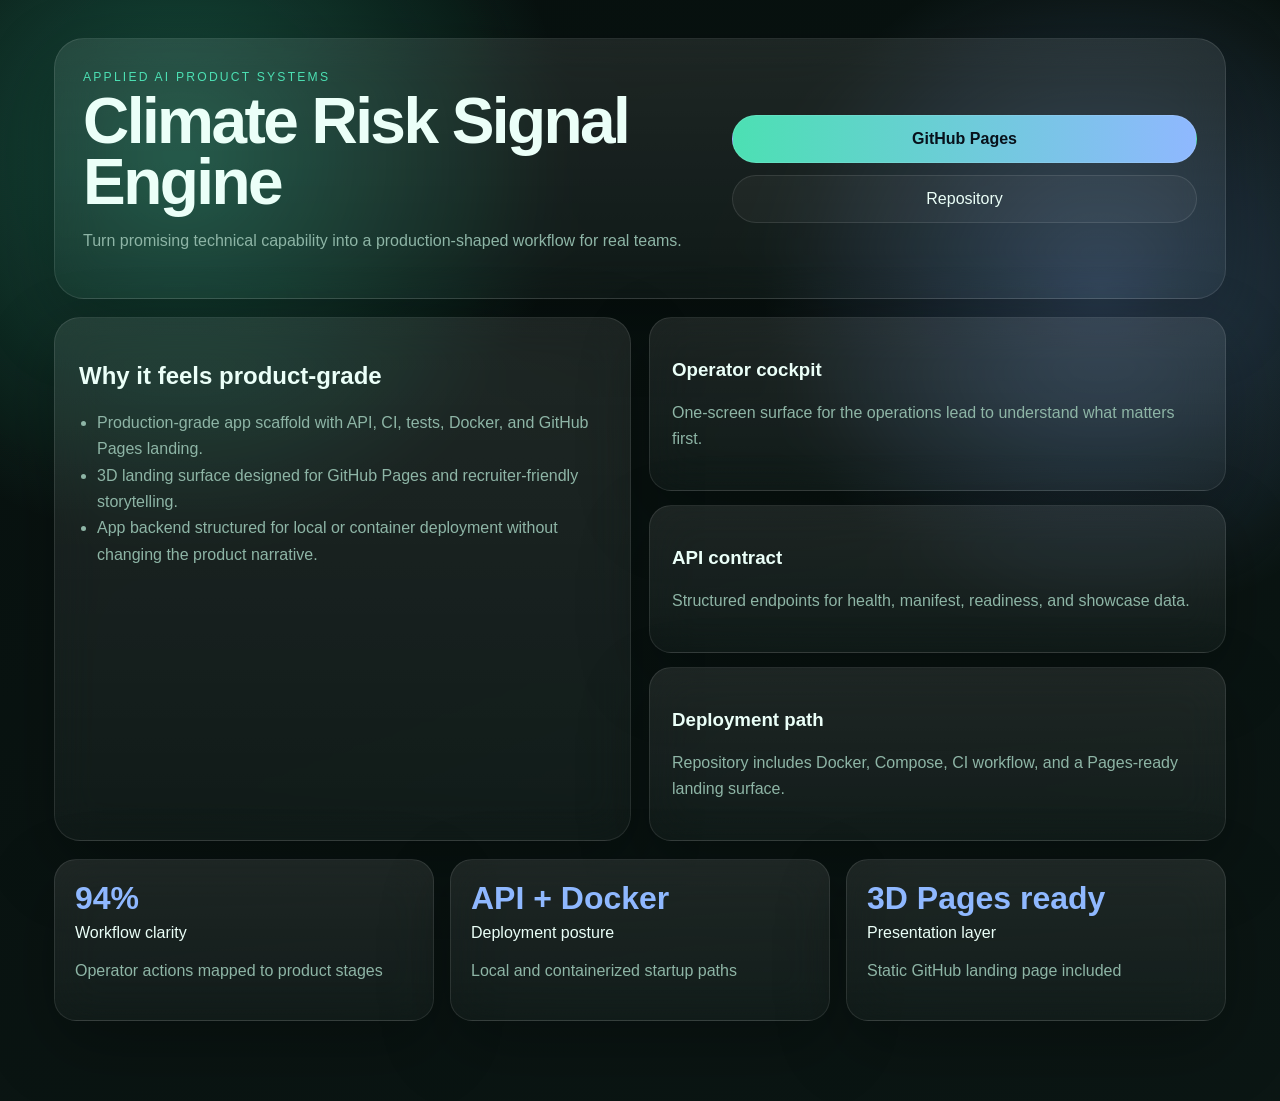
<file: docs/index.html>
<!DOCTYPE html>
<html lang="en">
<head>
  <meta charset="UTF-8" />
  <meta name="viewport" content="width=device-width, initial-scale=1.0" />
  <title>Climate Risk Signal Engine Landing</title>
  <link rel="stylesheet" href="landing.css" />
</head>
<body>
  <div class="scene" id="scene">
    <div class="backdrop"></div>
    <main class="deck">
      <section class="hero-card glass">
        <div>
          <span class="eyebrow">Applied AI product systems</span>
          <h1>Climate Risk Signal Engine</h1>
          <p>Turn promising technical capability into a production-shaped workflow for real teams.</p>
        </div>
        <nav class="cta-stack">
          <a class="cta primary" href="https://r-behera.github.io/climate-risk-signal-engine/">GitHub Pages</a>
          <a class="cta" href="https://github.com/R-behera/climate-risk-signal-engine">Repository</a>
        </nav>
      </section>
      <section class="orbit-grid">
        <div class="glass panel large">
          <h2>Why it feels product-grade</h2>
          <ul><li>Production-grade app scaffold with API, CI, tests, Docker, and GitHub Pages landing.</li><li>3D landing surface designed for GitHub Pages and recruiter-friendly storytelling.</li><li>App backend structured for local or container deployment without changing the product narrative.</li></ul>
        </div>
        <div id="cards" class="card-stack"></div>
      </section>
      <section class="metrics-row" id="metrics"></section>
    </main>
  </div>
  <script>window.PROJECT_MANIFEST = {"slug": "climate-risk-signal-engine", "title": "Climate Risk Signal Engine", "summary": "![Demo Screenshot](demo/screenshot.png)", "domain": "Applied AI product systems", "audience": "operations lead", "promise": "Turn promising technical capability into a production-shaped workflow for real teams.", "hero": ["Production-grade app scaffold with API, CI, tests, Docker, and GitHub Pages landing.", "3D landing surface designed for GitHub Pages and recruiter-friendly storytelling.", "App backend structured for local or container deployment without changing the product narrative."], "kpis": [{"label": "Workflow clarity", "value": "94%", "note": "Operator actions mapped to product stages"}, {"label": "Deployment posture", "value": "API + Docker", "note": "Local and containerized startup paths"}, {"label": "Presentation layer", "value": "3D Pages ready", "note": "Static GitHub landing page included"}], "stages": ["ingest", "validate", "analyze", "decide", "monitor"], "cards": [{"title": "Operator cockpit", "body": "One-screen surface for the operations lead to understand what matters first."}, {"title": "API contract", "body": "Structured endpoints for health, manifest, readiness, and showcase data."}, {"title": "Deployment path", "body": "Repository includes Docker, Compose, CI workflow, and a Pages-ready landing surface."}], "scene": "signal-wave", "theme": {"bg": "#08100e", "surface": "#101d1a", "ink": "#ebfff8", "muted": "#8eb5a6", "accent": "#4ce0b3", "accent2": "#8fb8ff"}, "pages_url": "https://r-behera.github.io/climate-risk-signal-engine/", "api_examples": {"health": {"status": "ok", "project": "climate-risk-signal-engine"}, "readiness": {"api": "ready", "landing_page": "docs/index.html", "container": "Dockerfile present"}, "signals": [{"name": "Decision coverage", "status": "strong", "detail": "App and landing narrative aligned"}, {"name": "Operator context", "status": "strong", "detail": "Primary user anchored as operations lead"}, {"name": "Delivery path", "status": "ready", "detail": "Pages + containerized app scaffold generated"}]}};</script>
  <script src="landing.js"></script>
</body>
</html>
</file>
<file: docs/landing.css>
:root{--bg:#08100e;--surface:#101d1a;--ink:#ebfff8;--muted:#8eb5a6;--accent:#4ce0b3;--accent2:#8fb8ff;--rx:0deg;--ry:0deg;}*{box-sizing:border-box}html,body{margin:0;min-height:100%;font-family:Inter,Segoe UI,sans-serif;background:var(--bg);color:var(--ink)}.scene{min-height:100vh;overflow:hidden;position:relative;transform-style:preserve-3d;perspective:1600px}.backdrop{position:absolute;inset:-10%;background:radial-gradient(circle at 20% 20%,color-mix(in srgb,var(--accent) 30%, transparent),transparent 24%),radial-gradient(circle at 80% 30%,color-mix(in srgb,var(--accent2) 28%, transparent),transparent 22%),linear-gradient(160deg,var(--bg),color-mix(in srgb,var(--surface) 78%, black));filter:saturate(1.15)}.deck{position:relative;z-index:2;max-width:1220px;margin:0 auto;padding:38px 24px 80px;transform:rotateX(var(--rx)) rotateY(var(--ry));transition:transform .12s ease-out}.glass{background:linear-gradient(180deg,rgba(255,255,255,.09),rgba(255,255,255,.03));border:1px solid rgba(255,255,255,.1);backdrop-filter:blur(22px);box-shadow:0 24px 70px rgba(0,0,0,.28)}.hero-card{display:grid;grid-template-columns:1.15fr .85fr;gap:20px;padding:28px;border-radius:30px;margin-bottom:18px}.eyebrow{letter-spacing:.18em;text-transform:uppercase;font-size:.76rem;color:var(--accent)}h1{font-size:clamp(2.4rem,5vw,4.8rem);line-height:.94;margin:.4rem 0 1rem;letter-spacing:-.04em}p,li{color:var(--muted);line-height:1.65}.cta-stack{display:flex;flex-direction:column;justify-content:center;gap:12px}.cta{display:inline-flex;justify-content:center;padding:14px 18px;border-radius:999px;text-decoration:none;color:var(--ink);border:1px solid rgba(255,255,255,.1);background:rgba(255,255,255,.04)}.primary{background:linear-gradient(90deg,var(--accent),var(--accent2));color:#07111b;font-weight:700}.orbit-grid{display:grid;grid-template-columns:1fr 1fr;gap:18px;margin-bottom:18px}.panel.large{padding:24px;border-radius:26px}.card-stack{display:grid;gap:14px}.flip{padding:22px;border-radius:22px;transform:translateZ(var(--z))}.metrics-row{display:grid;grid-template-columns:repeat(3,minmax(0,1fr));gap:16px}.metric{padding:20px;border-radius:22px}.metric strong{display:block;font-size:2rem;color:var(--accent2);margin-bottom:.4rem}ul{padding-left:18px;margin:14px 0 0}@media(max-width:980px){.hero-card,.orbit-grid,.metrics-row{grid-template-columns:1fr}.deck{padding:22px 16px 60px}}
</file>
